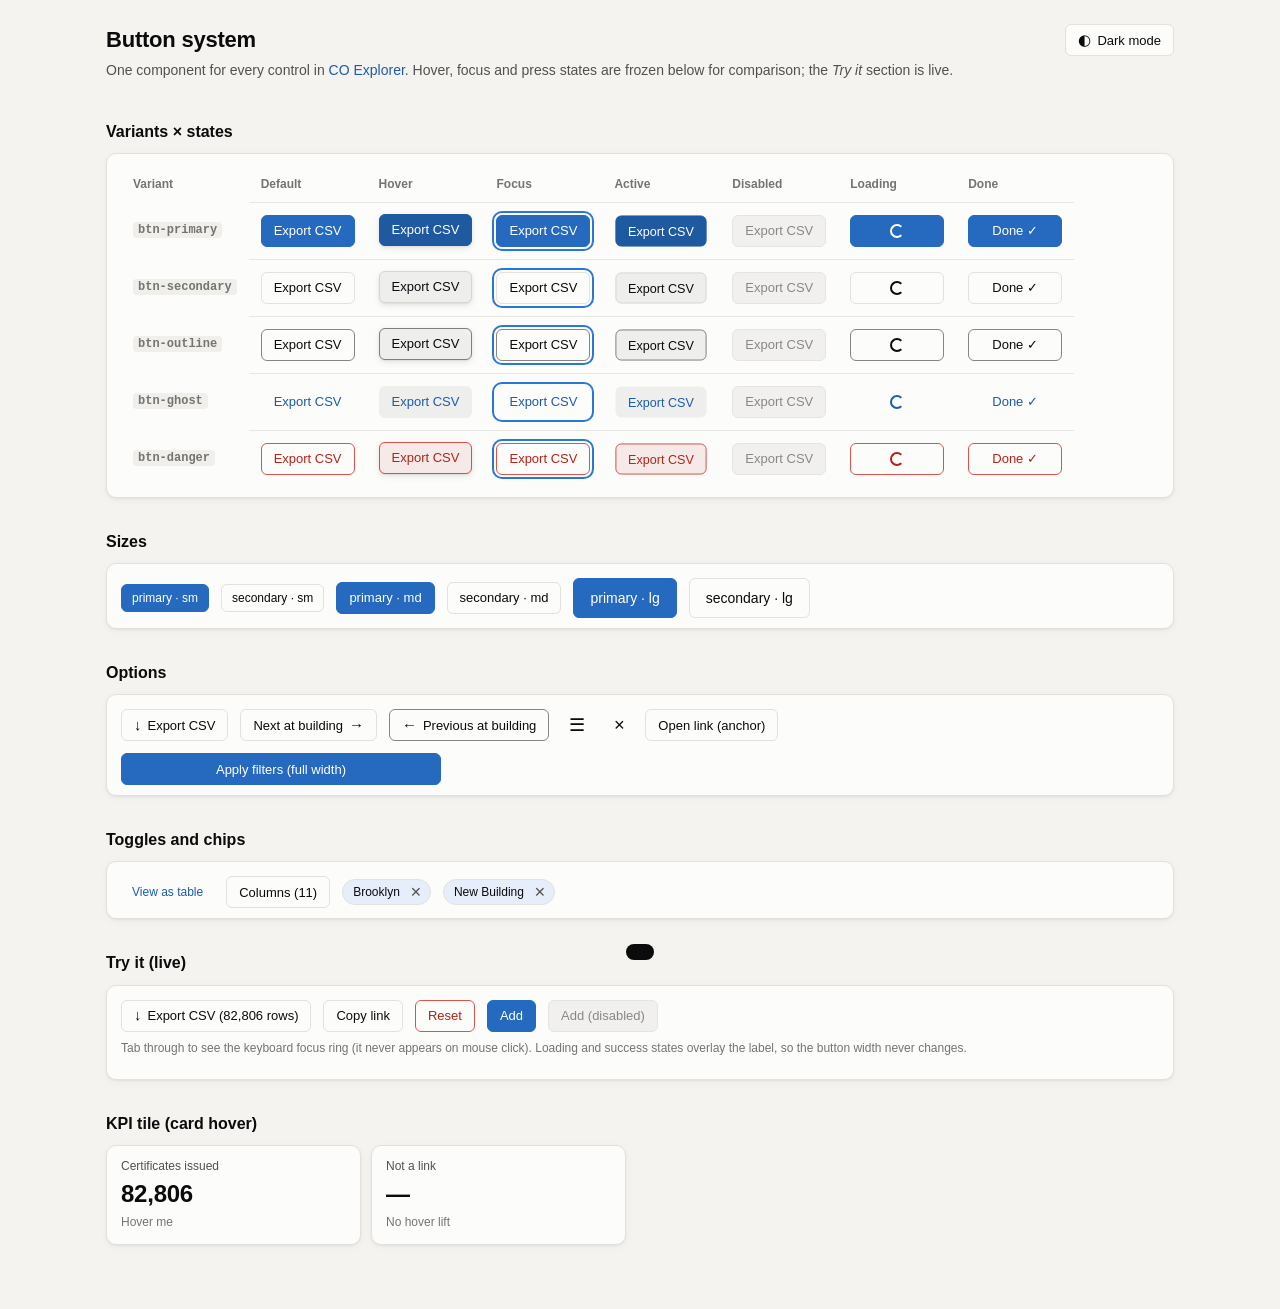
<file: buttons.html>
<!doctype html>
<html lang="en">
<head>
<meta charset="utf-8">
<meta name="viewport" content="width=device-width, initial-scale=1">
<title>Button System</title>
<meta name="description" content="CO Explorer button component: every variant, size and state side by side.">
<link rel="stylesheet" href="assets/styles.css">
<script>
  try { const t = localStorage.getItem('coex-theme'); if (t) document.documentElement.dataset.theme = t; } catch (e) {}
</script>
<style>
  /* Demo-only: freeze interaction states so they can be compared side by side.
     These mirror the real :hover / :focus-visible / :active rules in styles.css. */
  .demo .is-hover::before { opacity: 1; }
  .demo .is-hover:not(.btn-ghost) { transform: translateY(-1px); }
  .demo .is-hover:not(.btn-ghost)::after { opacity: 1; }
  .demo .is-focus { outline: 2px solid var(--focus); outline-offset: 2px; }
  .demo .is-active { transform: scale(.97); }
  .demo .is-active::before { opacity: 1; }

  .sg { max-width: 1100px; margin: 0 auto; padding: 24px 16px 48px; }
  .sg h1 { margin-bottom: 4px; }
  .sg h2 { margin-top: 32px; }
  .sg .lead { color: var(--text-2); margin: 0 0 8px; }
  .matrix { overflow-x: auto; }
  .matrix table { border-collapse: separate; border-spacing: 0; min-width: 760px; }
  .matrix th { font-size: 12px; color: var(--text-3); font-weight: 600; text-align: left; padding: 8px 12px; white-space: nowrap; }
  .matrix td { padding: 12px; vertical-align: middle; border-top: 1px solid var(--grid); }
  .row { display: flex; flex-wrap: wrap; gap: 12px; align-items: center; }
  .narrow { max-width: 320px; }
  .sg code { background: var(--surface-2); padding: 1px 5px; border-radius: 4px; }
  .head-row { display: flex; justify-content: space-between; align-items: flex-start; gap: 12px; flex-wrap: wrap; }
</style>
</head>
<body>
<main class="sg demo" id="main">
  <div class="head-row">
    <div>
      <h1>Button system</h1>
      <p class="lead">One component for every control in <a href="index.html">CO Explorer</a>. Hover, focus and press states are frozen below for comparison; the <em>Try it</em> section is live.</p>
    </div>
    <button type="button" class="btn btn-secondary" id="themeBtn" aria-pressed="false"><span class="btn-ico" aria-hidden="true">◐</span><span class="btn-label">Dark mode</span></button>
  </div>

  <h2>Variants × states</h2>
  <section class="card matrix" aria-label="Variants by state"><div id="matrix"></div></section>

  <h2>Sizes</h2>
  <section class="card"><div class="row" id="sizes"></div></section>

  <h2>Options</h2>
  <section class="card">
    <div class="row" id="options"></div>
    <div class="narrow" style="margin-top:12px" id="block"></div>
  </section>

  <h2>Toggles and chips</h2>
  <section class="card"><div class="row" id="toggles"></div></section>

  <h2>Try it (live)</h2>
  <section class="card">
    <div class="row" id="live"></div>
    <p class="note">Tab through to see the keyboard focus ring (it never appears on mouse click). Loading and success states overlay the label, so the button width never changes.</p>
  </section>

  <h2>KPI tile (card hover)</h2>
  <section class="kpis" style="max-width:520px">
    <a class="kpi" href="index.html"><div class="lbl">Certificates issued</div><div class="val">82,806</div><div class="cmp">Hover me</div></a>
    <div class="kpi"><div class="lbl">Not a link</div><div class="val">—</div><div class="cmp">No hover lift</div></div>
  </section>
</main>
<div class="toast" id="toast" role="status" aria-live="polite"></div>

<script src="assets/buttons.js"></script>
<script>
  const VARIANTS = ['primary', 'secondary', 'outline', 'ghost', 'danger'];
  const STATES = [
    ['Default', ''], ['Hover', 'is-hover'], ['Focus', 'is-focus'], ['Active', 'is-active'],
    ['Disabled', 'disabled'], ['Loading', 'busy'], ['Done', 'done'],
  ];
  const cell = (variant, state) => {
    const attrs = state === 'disabled' ? 'disabled tabindex="-1"' : 'tabindex="-1"';
    const cls = ['is-hover', 'is-focus', 'is-active'].includes(state) ? state : '';
    return btn({ label: 'Export CSV', variant, cls, attrs: `${attrs} data-state="${state}"` });
  };
  document.getElementById('matrix').innerHTML = `<table>
    <thead><tr><th>Variant</th>${STATES.map(([l]) => `<th>${l}</th>`).join('')}</tr></thead>
    <tbody>${VARIANTS.map(v => `<tr><th><code>btn-${v}</code></th>${STATES.map(([, st]) => `<td>${cell(v, st)}</td>`).join('')}</tr>`).join('')}</tbody>
  </table>`;
  document.querySelectorAll('[data-state="busy"]').forEach(b => setBusy(b, true));
  document.querySelectorAll('[data-state="done"]').forEach(b => { btnStatus(b, 'Done ✓'); b.classList.add('is-done'); });

  document.getElementById('sizes').innerHTML = ['sm', 'md', 'lg'].map(size =>
    VARIANTS.slice(0, 2).map(v => btn({ label: `${v} · ${size}`, variant: v, size })).join('')).join('');

  document.getElementById('options').innerHTML = [
    btn({ label: 'Export CSV', icon: '↓' }),
    btn({ label: 'Next at building', iconRight: '→' }),
    btn({ label: 'Previous at building', icon: '←', variant: 'outline' }),
    btn({ label: 'Open navigation', icon: '☰', iconOnly: true, variant: 'ghost' }),
    btn({ label: 'Remove filter', icon: '×', iconOnly: true, variant: 'ghost', size: 'sm' }),
    btn({ label: 'Open link (anchor)', href: '#', variant: 'secondary' }),
  ].join('');
  document.getElementById('block').innerHTML = btn({ label: 'Apply filters (full width)', variant: 'primary', block: true });

  document.getElementById('toggles').innerHTML = `
    ${btn({ label: 'View as table', variant: 'ghost', size: 'sm', attrs: 'aria-expanded="false" data-toggle' })}
    ${btn({ label: 'Columns (11)', attrs: 'aria-expanded="false" data-toggle' })}
    <span class="chip">Brooklyn${btn({ label: 'Remove Brooklyn filter', icon: '×', iconOnly: true, variant: 'ghost', size: 'sm' })}</span>
    <span class="chip">New Building${btn({ label: 'Remove New Building filter', icon: '×', iconOnly: true, variant: 'ghost', size: 'sm' })}</span>`;
  document.querySelectorAll('[data-toggle]').forEach(b => b.addEventListener('click', () => b.setAttribute('aria-expanded', b.getAttribute('aria-expanded') !== 'true')));

  const toast = msg => { const t = document.getElementById('toast'); t.textContent = msg; t.classList.add('show'); setTimeout(() => t.classList.remove('show'), 1800); };
  document.getElementById('live').innerHTML = `
    ${btn({ label: 'Export CSV (82,806 rows)', icon: '↓', attrs: 'id="liveBusy"' })}
    ${btn({ label: 'Copy link', attrs: 'id="liveCopy"' })}
    ${btn({ label: 'Reset', variant: 'danger', attrs: 'id="liveReset"' })}
    ${btn({ label: 'Add', variant: 'primary', attrs: 'id="liveAdd"' })}
    ${btn({ label: 'Add (disabled)', variant: 'primary', attrs: 'disabled' })}`;
  document.getElementById('liveBusy').addEventListener('click', e => {
    const b = e.currentTarget; if (isBusy(b)) return;
    setBusy(b, true); setTimeout(() => { setBusy(b, false); toast('Exported 82,806 rows (demo)'); }, 1500);
  });
  document.getElementById('liveCopy').addEventListener('click', e => { flashDone(e.currentTarget, 'Copied ✓'); toast('Link copied (demo)'); });
  document.getElementById('liveReset').addEventListener('click', () => toast('Filters reset (demo)'));
  document.getElementById('liveAdd').addEventListener('click', () => toast('Added (demo)'));

  const themeBtn = document.getElementById('themeBtn');
  const isDark = () => (document.documentElement.dataset.theme || (matchMedia('(prefers-color-scheme: dark)').matches ? 'dark' : 'light')) === 'dark';
  themeBtn.setAttribute('aria-pressed', isDark());
  themeBtn.addEventListener('click', () => {
    const next = isDark() ? 'light' : 'dark';
    document.documentElement.dataset.theme = next;
    themeBtn.setAttribute('aria-pressed', next === 'dark');
    try { localStorage.setItem('coex-theme', next); } catch (e) {}
  });
</script>
</body>
</html>
</file>
<file: assets/styles.css>
:root {
  color-scheme: light;
  --bg: #f4f3f0;
  --surface: #fcfcfb;
  --surface-2: #f0efec;
  --border: #e2e1dc;
  --grid: #e7e6e1;
  --text-1: #0b0b0b;
  --text-2: #52514e;
  --text-3: #75746f;
  --link: #1c5cab;
  --accent: #2a78d6;
  --focus: #2a78d6;
  /* job-type groups: categorical slots 1-3 (validated all-pairs) */
  --jt-0: #2a78d6; --jt-1: #eb6834; --jt-2: #1baf7a;
  /* filing types: slots 8,7,6,5 (validated adjacent) */
  --ft-0: #e34948; --ft-1: #4a3aa7; --ft-2: #008300; --ft-3: #e87ba4;
  /* entity series in Compare: slots 1-4 */
  --s-0: #2a78d6; --s-1: #eb6834; --s-2: #1baf7a; --s-3: #eda100;
  --seq: #2a78d6; --seq-lo: #cde2fb; --seq-hi: #104281;
  --chip: #e6eefb;
  --shadow: 0 1px 2px rgba(0,0,0,.05), 0 2px 8px rgba(0,0,0,.04);
  --tiles: light;
  /* buttons (UI colors — never reuse the chart tokens above) */
  --btn-radius: 6px; --btn-h-sm: 28px; --btn-h-md: 32px; --btn-h-lg: 40px; --btn-pad-x: 12px;
  --dur-fast: 90ms; --dur: 160ms; --ease-out: cubic-bezier(.2, .8, .2, 1);
  --btn-primary-bg: #256abf; --btn-primary-fg: #ffffff;                 /* 5.39:1 */
  --btn-secondary-bg: var(--surface); --btn-secondary-border: var(--border);
  --btn-outline-border: #86857f;                                         /* >=3:1 vs surface and page bg */
  --btn-danger-fg: #b42318; --btn-danger-border: #d9534f;                /* 6.40:1 text, 3.86:1 border */
  --btn-tint: rgba(0, 0, 0, .055); --btn-tint-strong: rgba(0, 0, 0, .16); --btn-tint-danger: rgba(180, 35, 24, .08);
  --btn-on-bg: var(--chip);
  --btn-disabled-bg: var(--surface-2); --btn-disabled-fg: var(--text-3);
  --btn-shadow: 0 2px 6px rgba(0, 0, 0, .10), 0 1px 2px rgba(0, 0, 0, .06);
}
@media (prefers-color-scheme: dark) {
  :root:not([data-theme="light"]) {
    color-scheme: dark;
    --bg: #111110; --surface: #1a1a19; --surface-2: #242422; --border: #2f2f2c; --grid: #2c2c2a;
    --text-1: #ffffff; --text-2: #c3c2b7; --text-3: #9a998f; --link: #86b6ef; --accent: #3987e5; --focus: #86b6ef;
    --jt-0: #3987e5; --jt-1: #d95926; --jt-2: #199e70;
    --ft-0: #e66767; --ft-1: #9085e9; --ft-2: #008300; --ft-3: #d55181;
    --s-0: #3987e5; --s-1: #d95926; --s-2: #199e70; --s-3: #c98500;
    --seq: #3987e5; --seq-lo: #184f95; --seq-hi: #cde2fb;
    --chip: #1f2c3d; --shadow: none; --tiles: dark;
    --btn-primary-bg: #86b6ef; --btn-primary-fg: #0b0b0b;                 /* 9.33:1 */
    --btn-outline-border: #6f6e68;                                         /* 3.41:1 */
    --btn-danger-fg: #ff8f87; --btn-danger-border: #c95a52;                /* 7.90:1 text, 4.20:1 border */
    --btn-tint: rgba(255, 255, 255, .07); --btn-tint-strong: rgba(255, 255, 255, .22); --btn-tint-danger: rgba(255, 143, 135, .12);
    --btn-shadow: 0 2px 8px rgba(0, 0, 0, .55), 0 1px 2px rgba(0, 0, 0, .4);
  }
}
:root[data-theme="dark"] {
  color-scheme: dark;
  --bg: #111110; --surface: #1a1a19; --surface-2: #242422; --border: #2f2f2c; --grid: #2c2c2a;
  --text-1: #ffffff; --text-2: #c3c2b7; --text-3: #9a998f; --link: #86b6ef; --accent: #3987e5; --focus: #86b6ef;
  --jt-0: #3987e5; --jt-1: #d95926; --jt-2: #199e70;
  --ft-0: #e66767; --ft-1: #9085e9; --ft-2: #008300; --ft-3: #d55181;
  --s-0: #3987e5; --s-1: #d95926; --s-2: #199e70; --s-3: #c98500;
  --seq: #3987e5; --seq-lo: #184f95; --seq-hi: #cde2fb;
  --chip: #1f2c3d; --shadow: none; --tiles: dark;
  --btn-primary-bg: #86b6ef; --btn-primary-fg: #0b0b0b;                 /* 9.33:1 */
  --btn-outline-border: #6f6e68;                                         /* 3.41:1 */
  --btn-danger-fg: #ff8f87; --btn-danger-border: #c95a52;                /* 7.90:1 text, 4.20:1 border */
  --btn-tint: rgba(255, 255, 255, .07); --btn-tint-strong: rgba(255, 255, 255, .22); --btn-tint-danger: rgba(255, 143, 135, .12);
  --btn-shadow: 0 2px 8px rgba(0, 0, 0, .55), 0 1px 2px rgba(0, 0, 0, .4);
}

* { box-sizing: border-box; }
html, body { margin: 0; }
body {
  background: var(--bg); color: var(--text-1);
  font: 14px/1.45 ui-sans-serif, -apple-system, BlinkMacSystemFont, "Segoe UI", Roboto, "Helvetica Neue", Arial, sans-serif;
  -webkit-font-smoothing: antialiased;
  overflow-x: hidden;
}
a { color: var(--link); text-decoration: none; }
a:hover { text-decoration: underline; }
:focus-visible { outline: 2px solid var(--focus); outline-offset: 2px; border-radius: 3px; }
:focus:not(:focus-visible) { outline: none; }
.skip { position: absolute; left: -999px; top: 4px; background: var(--surface); padding: 6px 10px; z-index: 100; }
.skip:focus { left: 8px; }
.muted { color: var(--text-3); }
.num { font-variant-numeric: tabular-nums; }
h1, h2, h3, h4 { margin: 0; font-weight: 600; }
h1 { font-size: 22px; letter-spacing: -.01em; }
h2 { font-size: 16px; margin: 28px 0 10px; }
h3 { font-size: 14px; }

/* ---------- top bar & layout */
.topbar {
  position: sticky; top: 0; z-index: 30; height: 52px;
  display: flex; align-items: center; gap: 12px; padding: 0 16px;
  background: var(--surface); border-bottom: 1px solid var(--border);
}
.brand { font-weight: 700; color: var(--text-1); font-size: 16px; white-space: nowrap; }
.brand:hover { text-decoration: none; }
.search-btn {
  flex: 1; max-width: 520px; margin-left: auto; display: flex; align-items: center; justify-content: space-between; gap: 8px;
  height: 34px; padding: 0 10px; border: 1px solid var(--border); border-radius: 8px;
  background: var(--surface-2); color: var(--text-3); font: inherit; cursor: pointer; text-align: left; min-width: 0;
  transition: transform var(--dur) var(--ease-out);
}
.search-btn:active { transform: scale(.99); transition-duration: var(--dur-fast); }
.search-btn span { overflow: hidden; text-overflow: ellipsis; white-space: nowrap; }
kbd { font: 11px ui-monospace, monospace; border: 1px solid var(--border); border-radius: 4px; padding: 1px 5px; color: var(--text-2); background: var(--surface); }
.layout { display: flex; min-height: calc(100vh - 52px); }
.sidenav {
  width: 210px; flex: none; padding: 14px 10px; border-right: 1px solid var(--border); background: var(--surface);
  position: sticky; top: 52px; height: calc(100vh - 52px); overflow-y: auto;
}
.nav-group { margin-bottom: 14px; }
.nav-group h4 { font-size: 11px; text-transform: uppercase; letter-spacing: .06em; color: var(--text-3); margin: 8px 8px 4px; font-weight: 600; }
.sidenav a { display: block; padding: 6px 8px; border-radius: 6px; color: var(--text-2); }
.sidenav a:hover { background: var(--surface-2); text-decoration: none; color: var(--text-1); }
.sidenav a.active { background: var(--chip); color: var(--text-1); font-weight: 600; }
.content { flex: 1; min-width: 0; display: flex; flex-direction: column; }
main { padding: 4px 24px 32px; outline: none; }
.foot { padding: 14px 24px 28px; color: var(--text-3); font-size: 12px; border-top: 1px solid var(--border); }

/* ---------- buttons
   One component: .btn + a variant (.btn-primary | -secondary | -outline | -ghost | -danger)
   + an optional size (.btn-sm | .btn-lg) + options (.btn-icon, .btn-block).
   Markup comes from btn() in core.js. Performance rules:
   - only transform and opacity transition; the hover tint (::before) and the
     lift shadow (::after) are pre-painted layers whose opacity fades in
   - every variant reserves a 1px border, so no state can shift layout
   - no will-change: the layers are tiny and animate for 160ms at most */
.btn {
  --_bg: var(--btn-secondary-bg); --_fg: var(--text-1); --_bd: var(--btn-secondary-border); --_tint: var(--btn-tint);
  position: relative; isolation: isolate; flex: none;
  display: inline-flex; align-items: center; justify-content: center; gap: 6px;
  height: var(--btn-h-md); padding: 0 var(--btn-pad-x); border: 1px solid var(--_bd); border-radius: var(--btn-radius);
  background: var(--_bg); color: var(--_fg); font: inherit; font-size: 13px; font-weight: 500; line-height: 1;
  white-space: nowrap; text-decoration: none; cursor: pointer; user-select: none; -webkit-tap-highlight-color: transparent;
  transition: transform var(--dur) var(--ease-out);
}
.btn:hover { text-decoration: none; }
.btn::before, .btn::after { content: ""; position: absolute; border-radius: inherit; pointer-events: none; z-index: -1; opacity: 0; transition: opacity var(--dur) var(--ease-out); }
.btn::before { inset: -1px; background: var(--_tint); }          /* hover / press tint */
.btn::after { inset: -1px; box-shadow: var(--btn-shadow); }       /* lift shadow */
.btn-ico { display: inline-flex; font-size: 1.15em; line-height: 1; }
.btn-label { transition: opacity var(--dur-fast) linear; }

/* variants */
.btn-primary { --_bg: var(--btn-primary-bg); --_fg: var(--btn-primary-fg); --_bd: var(--btn-primary-bg); --_tint: var(--btn-tint-strong); }
.btn-outline { --_bg: transparent; --_bd: var(--btn-outline-border); }
.btn-ghost { --_bg: transparent; --_bd: transparent; --_fg: var(--link); }
.btn-ghost.btn-icon { --_fg: var(--text-1); }
.btn-danger { --_bg: transparent; --_fg: var(--btn-danger-fg); --_bd: var(--btn-danger-border); --_tint: var(--btn-tint-danger); }

/* sizes & options */
.btn-sm { height: var(--btn-h-sm); padding: 0 10px; font-size: 12px; }
.btn-lg { height: var(--btn-h-lg); padding: 0 16px; font-size: 14px; }
.btn-icon { width: var(--btn-h-md); padding: 0; font-size: 16px; }
.btn-icon.btn-sm { width: var(--btn-h-sm); }
.btn-block { display: flex; width: 100%; }

/* toggles that stay "on" (View as table, Columns, theme) */
.btn[aria-pressed="true"], .btn[aria-expanded="true"] { --_bg: var(--btn-on-bg); --_fg: var(--text-1); }

/* hover: real mouse only, so touch never gets a stuck hover */
/* hover/press apply only to live buttons (not disabled, busy or done) */
@media (hover: hover) and (pointer: fine) {
  .btn:not(:disabled, [aria-disabled="true"], .is-busy, .is-done):hover::before { opacity: 1; }
  .btn:not(.btn-ghost, :disabled, [aria-disabled="true"], .is-busy, .is-done):hover { transform: translateY(-1px); }
  .btn:not(.btn-ghost, :disabled, [aria-disabled="true"], .is-busy, .is-done):hover::after { opacity: 1; }
}
/* pressed: fast scale-down, shadow drops */
.btn:not(:disabled, [aria-disabled="true"], .is-busy, .is-done):active { transform: scale(.97); transition-duration: var(--dur-fast); }
.btn:not(:disabled, [aria-disabled="true"], .is-busy, .is-done):active::before { opacity: 1; transition-duration: var(--dur-fast); }
.btn:active::after { opacity: 0; transition-duration: var(--dur-fast); }

/* disabled: neutral colors (text stays >= 3:1), no motion */
.btn:disabled, .btn[aria-disabled="true"] {
  --_bg: var(--btn-disabled-bg); --_fg: var(--btn-disabled-fg); --_bd: var(--border);
  cursor: not-allowed; opacity: .85;
}

/* busy / done: label stays in the flow (keeps the width), status overlays it */
.btn-status { position: absolute; inset: 0; display: flex; align-items: center; justify-content: center; opacity: 0; pointer-events: none; transition: opacity var(--dur-fast) linear; }
.btn.is-busy { cursor: progress; }
.btn.is-busy .btn-label, .btn.is-done .btn-label { opacity: 0; }
.btn.is-busy .btn-status, .btn.is-done .btn-status { opacity: 1; }
.btn-spin { width: 14px; height: 14px; border: 2px solid currentColor; border-right-color: transparent; border-radius: 50%; animation: btn-spin .7s linear infinite; }
@keyframes btn-spin { to { transform: rotate(360deg); } }
@keyframes btn-pulse { 50% { opacity: .35; } }

/* toolbar helpers (replace old inline styles) */
.toolbar.flush { margin: 0; }
.btn.nav-toggle { display: none; }

/* chip remove (×): dense visual size, enlarged hit area on touch */
.chip .btn { height: 20px; width: 20px; --_fg: var(--text-2); }

/* ---------- filter bar */
.filterbar {
  position: sticky; top: 52px; z-index: 20; background: var(--bg);
  padding: 10px 24px 8px; border-bottom: 1px solid var(--border);
}
.fb-row { display: flex; flex-wrap: wrap; gap: 8px; align-items: flex-end; }
.fb-row label { display: flex; flex-direction: column; font-size: 11px; color: var(--text-3); gap: 2px; }
.fb-row select, .fb-row input, .ctl {
  height: var(--btn-h-md); border: 1px solid var(--border); border-radius: 6px; background: var(--surface);
  color: var(--text-1); font: inherit; font-size: 13px; padding: 0 6px; max-width: 180px;
}
.chips { display: flex; flex-wrap: wrap; gap: 6px; margin-top: 8px; min-height: 0; }
.chip {
  display: inline-flex; align-items: center; gap: 6px; padding: 2px 4px 2px 10px; border-radius: 999px;
  background: var(--chip); color: var(--text-1); font-size: 12px; border: 1px solid var(--border);
}
.btn.fb-toggle { display: none; }

.crumbs { padding: 12px 24px 4px; font-size: 13px; color: var(--text-3); display: flex; flex-wrap: wrap; gap: 4px; }
.crumbs a { color: var(--text-2); }
.crumbs .sep { color: var(--text-3); }
.crumbs [aria-current] { color: var(--text-1); font-weight: 600; }

/* ---------- page header */
.page-head { display: flex; flex-wrap: wrap; justify-content: space-between; align-items: flex-end; gap: 10px; margin: 6px 0 16px; }
.page-head .sub { color: var(--text-2); margin-top: 4px; }
.page-head .sub a { color: var(--link); }
.tag { display: inline-block; font-size: 11px; padding: 1px 7px; border-radius: 4px; background: var(--surface-2); color: var(--text-2); border: 1px solid var(--border); margin-right: 4px; }

/* ---------- KPI tiles */
.kpis { display: grid; grid-template-columns: repeat(auto-fit, minmax(150px, 1fr)); gap: 10px; margin-bottom: 16px; }
.kpi {
  display: block; padding: 12px 14px; background: var(--surface); border: 1px solid var(--border); border-radius: 10px;
  color: var(--text-1); box-shadow: var(--shadow);
}
a.kpi { position: relative; isolation: isolate; transition: transform var(--dur) var(--ease-out); }
a.kpi::after { content: ""; position: absolute; inset: -1px; border-radius: inherit; box-shadow: var(--btn-shadow); opacity: 0; z-index: -1; pointer-events: none; transition: opacity var(--dur) var(--ease-out); }
@media (hover: hover) and (pointer: fine) {
  a.kpi:hover { text-decoration: none; transform: translateY(-2px); }
  a.kpi:hover::after { opacity: 1; }
}
a.kpi:active { transform: scale(.99); transition-duration: var(--dur-fast); }
.kpi .lbl { font-size: 12px; color: var(--text-2); }
.kpi .val { font-size: 24px; font-weight: 650; margin-top: 2px; font-variant-numeric: tabular-nums; letter-spacing: -.01em; }
.kpi .cmp { font-size: 12px; color: var(--text-3); margin-top: 2px; }

/* ---------- cards & grid */
.grid { display: grid; grid-template-columns: repeat(12, 1fr); gap: 14px; }
.span-12 { grid-column: span 12; } .span-8 { grid-column: span 8; } .span-7 { grid-column: span 7; }
.span-6 { grid-column: span 6; } .span-5 { grid-column: span 5; } .span-4 { grid-column: span 4; }
.card {
  background: var(--surface); border: 1px solid var(--border); border-radius: 10px; padding: 14px 14px 10px;
  min-width: 0; box-shadow: var(--shadow);
}
.card-head { display: flex; justify-content: space-between; align-items: baseline; gap: 8px; margin-bottom: 6px; }
.card-head h3 { font-size: 14px; }
.card-head .sub { font-size: 12px; color: var(--text-3); }
.card-tools { display: flex; gap: 6px; flex: none; }
.chart { width: 100%; }
.hint { font-size: 11px; color: var(--text-3); margin: 4px 0 0; }
.legend { display: flex; flex-wrap: wrap; gap: 12px; font-size: 12px; color: var(--text-2); margin: 2px 0 6px; }
.legend i { display: inline-block; width: 10px; height: 10px; border-radius: 2px; margin-right: 5px; vertical-align: -1px; }
.alt-table { max-height: 320px; overflow: auto; margin-top: 6px; }
.map { height: 360px; border-radius: 8px; overflow: hidden; border: 1px solid var(--border); z-index: 0; }
.map.small { height: 240px; }

/* ---------- tables */
table.t { width: 100%; border-collapse: collapse; font-size: 13px; }
table.t th { text-align: left; font-weight: 600; color: var(--text-2); font-size: 12px; padding: 6px 8px; border-bottom: 1px solid var(--border); white-space: nowrap; }
table.t td { padding: 6px 8px; border-bottom: 1px solid var(--grid); vertical-align: top; }
table.t td.n, table.t th.n { text-align: right; font-variant-numeric: tabular-nums; }
.table-wrap { overflow-x: auto; }
.rank td:first-child { width: 55%; }
.bar-cell { position: relative; min-width: 90px; }
.bar-cell .b { position: absolute; left: 0; top: 50%; height: 8px; margin-top: -4px; border-radius: 0 4px 4px 0; background: var(--seq); opacity: .85; }
.bar-cell span { position: relative; padding-left: 4px; }
.bar-cell .bt { display: flex; align-items: center; gap: 8px; }
.bar-cell .bt .bb { height: 8px; border-radius: 0 4px 4px 0; background: var(--seq); flex: none; }

dl.facts { display: grid; grid-template-columns: max-content 1fr; gap: 6px 14px; margin: 0; font-size: 13px; }
dl.facts dt { color: var(--text-3); }
dl.facts dd { margin: 0; min-width: 0; overflow-wrap: anywhere; }

.related { display: grid; grid-template-columns: repeat(auto-fit, minmax(200px, 1fr)); gap: 14px; }
.related h4 { font-size: 12px; color: var(--text-3); text-transform: uppercase; letter-spacing: .05em; margin-bottom: 6px; font-weight: 600; }
.related ul { list-style: none; margin: 0; padding: 0; }
.related li { display: flex; justify-content: space-between; gap: 8px; padding: 3px 0; font-size: 13px; }
.related li span { color: var(--text-3); font-variant-numeric: tabular-nums; }

.empty { text-align: center; padding: 48px 16px; color: var(--text-2); }
.empty h3 { font-size: 16px; margin-bottom: 8px; color: var(--text-1); }
.note { font-size: 12px; color: var(--text-3); margin-top: 8px; }
.callout { background: var(--surface-2); border: 1px solid var(--border); border-radius: 8px; padding: 10px 12px; font-size: 13px; color: var(--text-2); }

/* ---------- virtual table */
.vt { border: 1px solid var(--border); border-radius: 8px; overflow: auto; position: relative; background: var(--surface); }
.vt-inner { position: relative; }
.vt-head, .vt-row { display: grid; align-items: center; }
.vt-head { position: sticky; top: 0; z-index: 2; background: var(--surface-2); border-bottom: 1px solid var(--border); }
.vt-head button {
  border: 0; background: none; text-align: left; font: inherit; font-size: 12px; font-weight: 600; color: var(--text-2);
  padding: 8px; cursor: pointer; white-space: nowrap; overflow: hidden; text-overflow: ellipsis;
}
.vt-head button.n { text-align: right; }
@media (hover: hover) and (pointer: fine) { .vt-head button:hover { background: var(--btn-tint); color: var(--text-1); } }
.vt-row { position: absolute; left: 0; right: 0; border-bottom: 1px solid var(--grid); font-size: 13px; }
.vt-row > div { padding: 0 8px; white-space: nowrap; overflow: hidden; text-overflow: ellipsis; }
.vt-row > div.n { text-align: right; font-variant-numeric: tabular-nums; }
.vt-row:hover { background: var(--surface-2); }
.toolbar { display: flex; flex-wrap: wrap; gap: 8px; align-items: center; margin-bottom: 10px; }
.toolbar input[type=search] { width: 260px; max-width: 100%; }
.colchooser { position: relative; }
.colchooser .menu {
  position: absolute; z-index: 10; top: 34px; left: 0; background: var(--surface); border: 1px solid var(--border);
  border-radius: 8px; padding: 8px; width: 240px; max-height: 360px; overflow: auto; box-shadow: 0 6px 24px rgba(0,0,0,.15);
}
.colchooser label { display: flex; gap: 6px; align-items: center; padding: 3px 2px; font-size: 13px; }

/* ---------- search */
.search-modal { position: fixed; inset: 0; z-index: 50; background: rgba(0,0,0,.35); display: flex; justify-content: center; align-items: flex-start; padding: 10vh 16px 16px; }
.search-modal[hidden] { display: none; }
.search-box { width: 640px; max-width: 100%; background: var(--surface); border: 1px solid var(--border); border-radius: 12px; overflow: hidden; box-shadow: 0 20px 60px rgba(0,0,0,.3); }
.search-box input { width: 100%; height: 50px; border: 0; border-bottom: 1px solid var(--border); background: transparent; color: var(--text-1); font: inherit; font-size: 16px; padding: 0 16px; outline: none; }
.search-box ul { list-style: none; margin: 0; padding: 6px; max-height: 55vh; overflow: auto; }
.search-box li a { display: flex; justify-content: space-between; gap: 10px; padding: 8px 10px; border-radius: 6px; color: var(--text-1); }
.search-box li a .k { font-size: 11px; color: var(--text-3); text-transform: uppercase; letter-spacing: .05em; flex: none; }
.search-box li a .s { color: var(--text-3); font-size: 12px; }
.search-box li.sel a, .search-box li a:hover { background: var(--chip); text-decoration: none; }
.search-hint { margin: 0; padding: 8px 14px; font-size: 11px; color: var(--text-3); border-top: 1px solid var(--border); }

.toast { position: fixed; bottom: 20px; left: 50%; transform: translateX(-50%) translateY(80px); background: var(--text-1); color: var(--surface); padding: 8px 14px; border-radius: 8px; font-size: 13px; transition: transform .2s; z-index: 60; }
.toast.show { transform: translateX(-50%) translateY(0); }

/* ---------- tooltips (ECharts) */
.tt { font-size: 12px; line-height: 1.5; }
.tt b { font-weight: 600; }
.tt .h { color: var(--text-3); font-size: 11px; margin-top: 4px; border-top: 1px solid var(--grid); padding-top: 4px; }
.tt i { display: inline-block; width: 8px; height: 8px; border-radius: 2px; margin-right: 5px; }

/* ---------- leaflet */
.leaflet-container { background: var(--surface-2); font: inherit; }
.leaflet-tile-pane { filter: saturate(.55) contrast(.95); }
:root[data-theme="dark"] .leaflet-tile-pane { filter: invert(1) hue-rotate(180deg) brightness(.85) contrast(.9) saturate(.4); }
@media (prefers-color-scheme: dark) { :root:not([data-theme="light"]) .leaflet-tile-pane { filter: invert(1) hue-rotate(180deg) brightness(.85) contrast(.9) saturate(.4); } }
.mc { background: rgba(42,120,214,.25); border-radius: 50%; display: flex !important; align-items: center; justify-content: center; }
.mc div { background: var(--accent); color: #fff; border-radius: 50%; display: flex; align-items: center; justify-content: center; font-size: 11px; font-weight: 600; box-shadow: 0 0 0 2px var(--surface); }

/* ---------- skeleton */
.skeleton-page { padding-top: 20px; }
.sk { background: linear-gradient(90deg, var(--surface-2), var(--border), var(--surface-2)); background-size: 200% 100%; animation: sk 1.2s infinite; border-radius: 8px; }
.sk-title { height: 26px; width: 260px; margin-bottom: 18px; }
.sk-row { display: grid; grid-template-columns: repeat(4, 1fr); gap: 10px; margin-bottom: 14px; }
.sk-tile { height: 74px; }
.sk-chart { height: 280px; }
@keyframes sk { to { background-position: -200% 0; } }
@media (prefers-reduced-motion: reduce) { .sk { animation: none; } .toast { transition: none; } }

/* ---------- responsive */
@media (max-width: 1100px) {
  .span-8, .span-7, .span-6, .span-5, .span-4 { grid-column: span 12; }
}
@media (max-width: 900px) {
  .btn.nav-toggle { display: inline-flex; }
  .sidenav { position: fixed; left: 0; top: 52px; z-index: 40; transform: translateX(-100%); transition: transform .2s; box-shadow: 4px 0 20px rgba(0,0,0,.15); }
  .sidenav.open { transform: none; }
  main { padding: 4px 16px 28px; }
  .filterbar { padding: 8px 16px; }
  .crumbs, .foot { padding-left: 16px; padding-right: 16px; }
  .btn.fb-toggle { display: inline-flex; }
  .fb-row.collapsible { display: none; }
  .filterbar.open .fb-row.collapsible { display: flex; }
  .search-btn span { font-size: 13px; }
  .search-btn kbd { display: none; }
}
@media (max-width: 520px) {
  .kpis { grid-template-columns: repeat(2, 1fr); }
  .kpi .val { font-size: 20px; }
  .sk-row { grid-template-columns: repeat(2, 1fr); }
  .fb-row label { flex: 1 1 45%; }
  .fb-row select, .fb-row input { max-width: none; width: 100%; }
  .map { height: 300px; }
  .brand { font-size: 15px; }
}
.page-head > div:first-child { min-width: 0; }
code { overflow-wrap: anywhere; font-size: 12px; }
.sw { display: inline-block; width: 9px; height: 9px; border-radius: 2px; margin-right: 6px; vertical-align: 0; }

/* ---------- buttons: touch targets, reduced motion, forced colors */
@media (pointer: coarse) {
  .btn::before { opacity: 0 !important; inset: -8px; background: transparent; }  /* sm (28px) + 2×8 = 44px hit area */
  .chip .btn::before { inset: -12px; }                                            /* 20px + 2×12 = 44px */
  .btn-icon:not(.btn-sm)::before { inset: -6px; }                                 /* 32px + 2×6 = 44px */
  .vt-head button { min-height: 44px; }
}
@media (prefers-reduced-motion: reduce) {
  .btn, .btn::before, .btn::after, a.kpi, a.kpi::after, .search-btn, .btn-label, .btn-status { transition: none; }
  .btn:hover, .btn:active, a.kpi:hover, a.kpi:active, .search-btn:active { transform: none; }
  .btn-spin { animation: btn-pulse 1.4s ease-in-out infinite; }
}
@media (forced-colors: active) {
  .btn { border-color: ButtonText; background: ButtonFace; color: ButtonText; }
  .btn:disabled, .btn[aria-disabled="true"] { border-color: GrayText; color: GrayText; }
  .btn:focus-visible { outline-color: Highlight; }
  .btn[aria-pressed="true"], .btn[aria-expanded="true"] { border-color: Highlight; }
}
</file>
